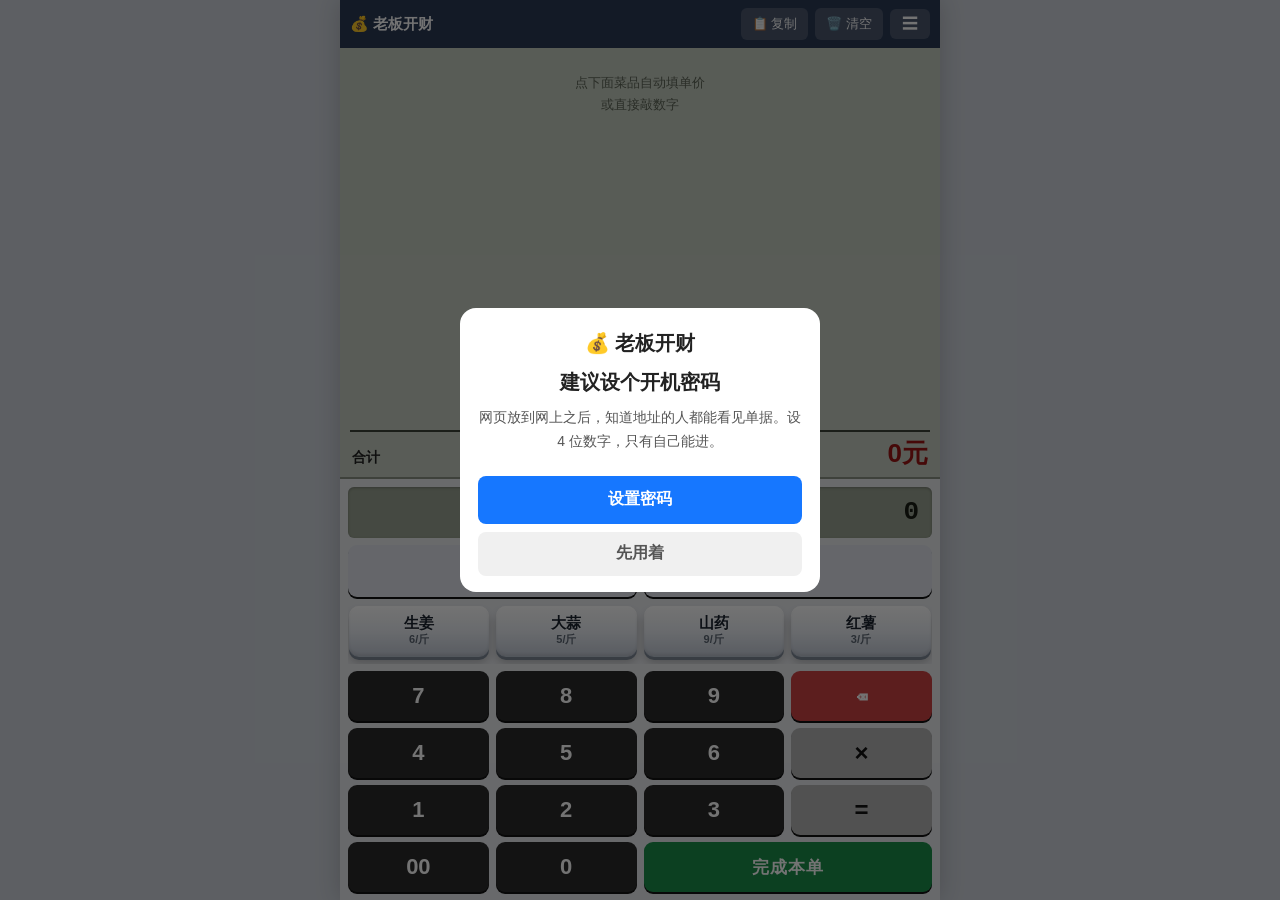
<file: index.html>
<!DOCTYPE html>
<html lang="zh-CN">
<head>
<meta charset="UTF-8">
<meta name="viewport" content="width=device-width,initial-scale=1,maximum-scale=1,user-scalable=no,viewport-fit=cover">
<meta name="theme-color" content="#2b3a55">
<meta name="apple-mobile-web-app-capable" content="yes">
<meta name="mobile-web-app-capable" content="yes">
<meta name="apple-mobile-web-app-status-bar-style" content="black-translucent">
<meta name="apple-mobile-web-app-title" content="老板开财">
<title>老板开财</title>
<link rel="manifest" href="manifest.json">
<link rel="icon" type="image/png" href="icons/icon-192.png?v=15">
<link rel="apple-touch-icon" href="icons/apple-touch-icon.png?v=15">
<link rel="stylesheet" href="css/app.css?v=17">
<script>
(function () {
  try {
    if (sessionStorage.getItem('bm.unlocked.v2') === '1') {
      document.documentElement.classList.add('pin-ok');
      return;
    }
    var raw = localStorage.getItem('bm.pin.v2');
    if (!raw) { document.documentElement.classList.add('pin-ok'); return; }
    var rec = JSON.parse(raw);
    if (!rec || !rec.hash) document.documentElement.classList.add('pin-ok');
  } catch (e) {
    document.documentElement.classList.add('pin-ok');
  }
})();
</script>
</head>
<body>

<div id="pinLock" class="pin-lock">
  <div class="pin-card">
    <div class="pin-brand">💰 老板开财</div>
    <div id="pinSuggest" hidden>
      <h2>建议设个开机密码</h2>
      <p class="pin-lead">网页放到网上之后，知道地址的人都能看见单据。设 4 位数字，只有自己能进。</p>
      <button type="button" class="mbtn ok" id="pinSuggestOk">设置密码</button>
      <button type="button" class="mbtn cancel" id="pinSuggestLater">先用着</button>
    </div>
    <div id="pinEntry">
      <h2 id="pinTitle">输入开机密码</h2>
      <div class="pin-dots" id="pinDots"></div>
      <p class="pin-lead" id="pinHint">4 到 6 位数字</p>
      <div class="pin-pad" id="pinPad">
        <button type="button" data-n="1">1</button>
        <button type="button" data-n="2">2</button>
        <button type="button" data-n="3">3</button>
        <button type="button" data-n="4">4</button>
        <button type="button" data-n="5">5</button>
        <button type="button" data-n="6">6</button>
        <button type="button" data-n="7">7</button>
        <button type="button" data-n="8">8</button>
        <button type="button" data-n="9">9</button>
        <button type="button" class="pin-del" data-n="del">⌫</button>
        <button type="button" data-n="0">0</button>
        <button type="button" class="pin-go" data-n="ok">确定</button>
      </div>
      <button type="button" class="pin-forgot" id="pinForgot">忘记密码</button>
      <button type="button" class="pin-forgot" id="pinCancel" hidden>取消</button>
    </div>
  </div>
</div>

<div class="app">

  <!-- ============ 开单页 ============ -->
  <section class="page active" id="pageBill">
    <header class="toolbar">
      <span class="title" id="billTitle">💰 老板开财</span>
      <button class="tbtn" id="btnCopyDraft">📋 复制</button>
      <button class="tbtn" id="btnClearDraft">🗑️ 清空</button>
      <button class="tbtn icon" id="btnMenu">☰</button>
    </header>

    <div class="bill-main">
      <div class="calc-tape">
        <div class="tape-body" id="tapeBody"></div>
        <div class="tape-total"><span>合计</span><b id="rTotal">0</b></div>
      </div>
      <div class="calc-pad">
        <div class="calc-lcd" id="calcLcd">0</div>
        <div class="meta-keys">
          <button type="button" class="k meta" id="btnPlate">车号</button>
          <button type="button" class="k meta" id="btnNote">备注</button>
        </div>
        <div class="prod-keys" id="prodCol"></div>
        <div class="keypad">
          <button class="k" data-n="7">7</button>
          <button class="k" data-n="8">8</button>
          <button class="k" data-n="9">9</button>
          <button class="k fn" id="btnBackspace">⌫</button>
          <button class="k" data-n="4">4</button>
          <button class="k" data-n="5">5</button>
          <button class="k" data-n="6">6</button>
          <button class="k op" id="btnTimes">×</button>
          <button class="k" data-n="1">1</button>
          <button class="k" data-n="2">2</button>
          <button class="k" data-n="3">3</button>
          <button class="k op" id="btnEquals">=</button>
          <button class="k" data-n="00">00</button>
          <button class="k" data-n="0">0</button>
          <button class="k enter" id="btnFinish">完成本单</button>
        </div>
      </div>
    </div>
  </section>

  <!-- ============ 历史页 ============ -->
  <section class="page" id="pageHistory">
    <header class="toolbar">
      <button class="tbtn icon back" data-back>←</button>
      <span class="title">📚 历史单据</span>
    </header>
    <div class="page-body">
      <div class="stat-row">
        <div class="stat-card">
          <div class="stat-label">今日</div>
          <div class="stat-value" id="statTodayTotal">0元</div>
          <div class="stat-sub" id="statTodayCount">0 单</div>
        </div>
        <div class="stat-card">
          <div class="stat-label">本月</div>
          <div class="stat-value" id="statMonthTotal">0元</div>
          <div class="stat-sub" id="statMonthCount">0 单</div>
        </div>
      </div>
      <p class="hist-store-note" id="histStoreNote">单据存在这台手机的浏览器里，不上网，也没有过期天数。清理浏览器数据或换手机会丢，需要的话去设置里备份。</p>
      <div id="historyList"></div>
    </div>
  </section>

  <!-- ============ 品类管理页 ============ -->
  <section class="page" id="pageProducts">
    <header class="toolbar">
      <button class="tbtn icon back" data-back>←</button>
      <span class="title">📦 品类管理</span>
      <button class="tbtn green" id="btnAddProduct">＋ 新增</button>
    </header>
    <div class="page-body">
      <div id="productList"></div>
      <p class="hint">这里改的名称和价格长期生效。只想改这一单：退格改单价，点纸带上的那一行可以改名。</p>
    </div>
  </section>

  <!-- ============ 设置页 ============ -->
  <section class="page" id="pageSettings">
    <header class="toolbar">
      <button class="tbtn icon back" data-back>←</button>
      <span class="title">⚙️ 设置</span>
    </header>
    <div class="page-body">
      <div class="card">
        <h4>小票抬头</h4>
        <label class="field"><span>店名</span><input type="text" id="setStoreName" maxlength="20" placeholder="蔬菜批发"></label>
        <label class="field"><span>副标题</span><input type="text" id="setSubtitle" maxlength="40" placeholder="姜蒜山药红薯 · 现称现卖"></label>
        <label class="field"><span>页脚</span><input type="text" id="setFooter" maxlength="40" placeholder="货已核对 · 谢谢惠顾"></label>
        <button class="wbtn primary" id="btnSaveSettings">保存抬头</button>
      </div>

      <div class="card">
        <h4>开机密码</h4>
        <p class="card-note" id="pinNote">网页放到网上后，知道地址的人都能看见单据。建议设 4 位数字密码。</p>
        <button class="wbtn primary" id="btnSetPin">设置开机密码</button>
        <button class="wbtn" id="btnChangePin" hidden>修改密码</button>
        <button class="wbtn" id="btnClearPin" hidden>关闭开机密码</button>
      </div>

      <div class="card">
        <h4>离线使用</h4>
        <p class="card-note">用手机浏览器打开后，点菜单里的「添加到主屏幕」。之后没网也能开单。网站更新后，再打开一两次就会自动换成新版。</p>
      </div>

      <div class="card">
        <h4>数据备份</h4>
        <p class="card-note">单据存在这台手机的浏览器里，不设过期天数。清理浏览器数据、换手机都会丢，建议定期导出一份备份存到微信收藏。</p>
        <button class="wbtn" id="btnExportFile">导出备份文件</button>
        <button class="wbtn" id="btnExportText">复制备份文本</button>
        <button class="wbtn" id="btnImportFile">从文件恢复</button>
        <button class="wbtn" id="btnImportText">粘贴文本恢复</button>
        <input type="file" id="importFileInput" accept=".json,application/json" hidden>
      </div>

      <div class="card danger">
        <h4>危险操作</h4>
        <p class="card-note">清空后所有单据、品类、设置都会消失，且无法撤销。</p>
        <button class="wbtn danger" id="btnClearAll">清空全部数据</button>
      </div>

      <p class="hint">老板开财 · 纯本地运行 · 无需联网</p>
    </div>
  </section>

</div>

<!-- ============ 弹窗 ============ -->

<!-- 数字输入 -->
<div class="modal-mask" id="numModal">
  <div class="modal">
    <h3 id="numTitle">输入</h3>
    <div class="num-display" id="numDisplay">0</div>
    <label class="check-row" id="numCheckRow">
      <input type="checkbox" id="numCheck">
      <span id="numCheckLabel"></span>
    </label>
    <div class="bigpad" id="numPad">
      <button data-n="1">1</button><button data-n="2">2</button><button data-n="3">3</button>
      <button data-n="4">4</button><button data-n="5">5</button><button data-n="6">6</button>
      <button data-n="7">7</button><button data-n="8">8</button><button data-n="9">9</button>
      <button data-n=".">.</button><button data-n="0">0</button><button class="bk-del" data-n="del">⌫</button>
    </div>
    <div class="close-row">
      <button class="mbtn cancel" data-close>取消</button>
      <button class="mbtn ok" id="numOk">确定</button>
    </div>
  </div>
</div>

<!-- 文本输入 -->
<div class="modal-mask" id="textModal">
  <div class="modal">
    <h3 id="textTitle">输入</h3>
    <textarea id="textInput" rows="3" placeholder=""></textarea>
    <p class="modal-hint" id="textHint"></p>
    <div class="close-row">
      <button class="mbtn cancel" data-close>取消</button>
      <button class="mbtn ok" id="textOk">确定</button>
    </div>
  </div>
</div>

<!-- 车牌 -->
<div class="modal-mask" id="plateModal">
  <div class="modal wide">
    <h3>🚚 录入车号</h3>
    <div class="plate-display" id="plateDisplay"></div>
    <div class="recent-plates" id="recentPlates"></div>
    <div class="prov-row" id="provRow"></div>
    <div class="alnum" id="alnumPad"></div>
    <div class="close-row">
      <button class="mbtn cancel" data-close>取消</button>
      <button class="mbtn warn" id="plateClear">不填</button>
      <button class="mbtn ok" id="plateOk">确定</button>
    </div>
  </div>
</div>

<!-- 品类编辑 -->
<div class="modal-mask" id="productModal">
  <div class="modal">
    <h3 id="productTitle">品类</h3>
    <label class="field"><span>图标</span><input type="text" id="prodEmoji" maxlength="4" placeholder="📦"></label>
    <label class="field"><span>名称</span><input type="text" id="prodName" maxlength="10" placeholder="生姜"></label>
    <label class="field"><span>单价</span><input type="text" id="prodPrice" inputmode="decimal" placeholder="6"></label>
    <label class="field"><span>单位</span><input type="text" id="prodUnit" maxlength="4" placeholder="斤"></label>
    <div class="emoji-picker" id="emojiPicker"></div>
    <div class="close-row">
      <button class="mbtn cancel" data-close>取消</button>
      <button class="mbtn ok" id="prodOk">保存</button>
    </div>
  </div>
</div>

<!-- 小票预览 -->
<div class="modal-mask" id="previewModal">
  <div class="modal">
    <h3 id="previewTitle">📸 电子小票</h3>
    <div class="img-box"><img id="previewImg" alt="小票图片"></div>
    <p class="modal-hint">手机：<b>长按图片 → 保存到相册</b>，然后发微信<br>电脑：<a id="previewDownload" download="小票.png">点这里下载图片</a></p>
    <div class="close-row">
      <button class="mbtn cancel" data-close>关闭</button>
      <button class="mbtn ok" id="previewCopy">复制文字</button>
    </div>
    <div class="close-row" id="previewExtraRow">
      <button class="mbtn warn" id="previewDelete">删除这张单</button>
    </div>
  </div>
</div>

<!-- 操作条 -->
<div class="modal-mask sheet-mask" id="sheetModal">
  <div class="sheet">
    <div class="sheet-title" id="sheetTitle"></div>
    <div id="sheetList"></div>
    <button class="sheet-item cancel" data-close>取消</button>
  </div>
</div>

<!-- 复制失败：给微信长按全选 -->
<div class="modal-mask" id="copyModal">
  <div class="modal">
    <h3>长按全选复制</h3>
    <textarea id="copyBox" class="copy-box" rows="8" readonly></textarea>
    <p class="modal-hint">自动复制没成功。请长按上面文字 → 全选 → 复制，再到微信粘贴。</p>
    <div class="close-row">
      <button class="mbtn ok" data-close>关闭</button>
    </div>
  </div>
</div>

<!-- 确认框 -->
<div class="modal-mask" id="confirmModal">
  <div class="modal narrow">
    <h3 id="confirmTitle">确认</h3>
    <p class="confirm-msg" id="confirmMsg"></p>
    <div class="close-row">
      <button class="mbtn cancel" data-close>取消</button>
      <button class="mbtn ok" id="confirmOk">确定</button>
    </div>
  </div>
</div>

<div class="toast" id="toast"></div>

<script src="js/store.js?v=10"></script>
<script src="js/receipt.js?v=16"></script>
<script src="js/export.js?v=17"></script>
<script src="js/keypad.js?v=10"></script>
<script src="js/app.js?v=17"></script>
</body>
</html>
</file>
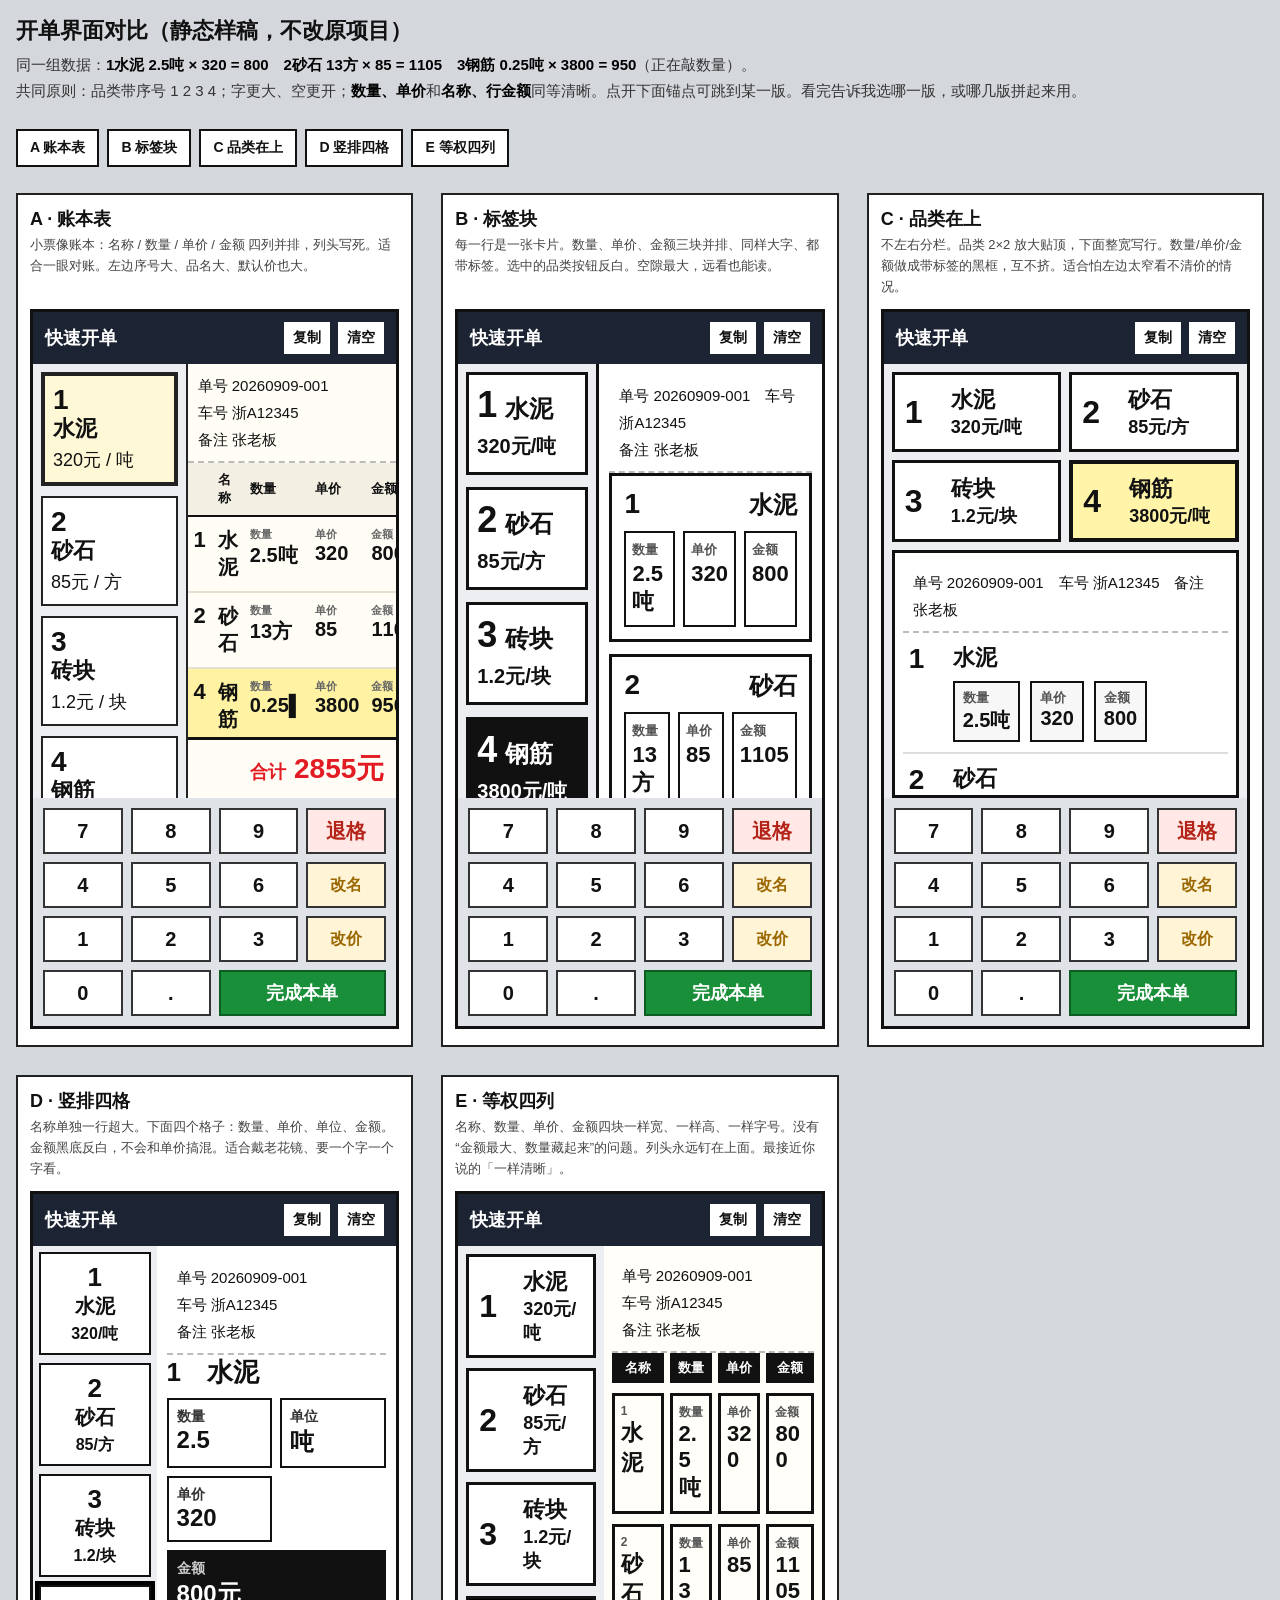
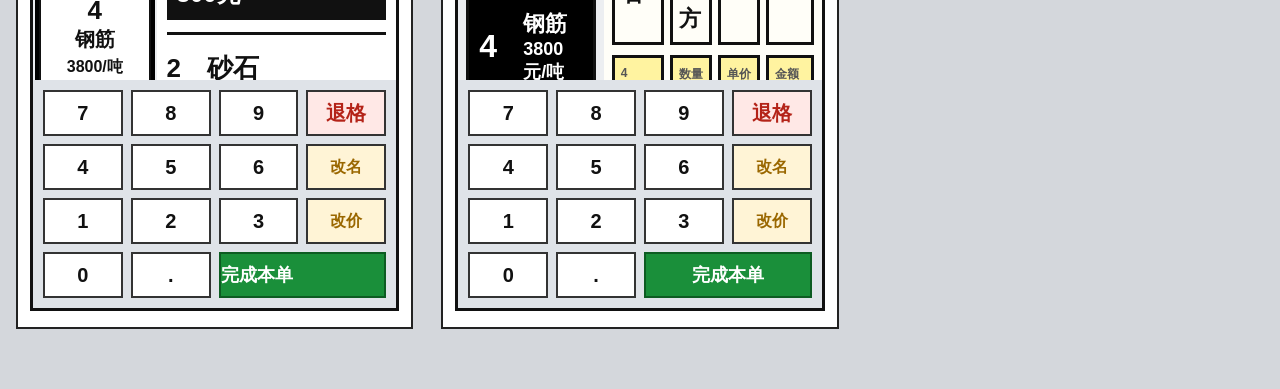
<file: design-compare.html>
<!DOCTYPE html>
<html lang="zh-CN">
<head>
<meta charset="UTF-8">
<meta name="viewport" content="width=device-width,initial-scale=1">
<title>开单界面 · 设计对比（不改原项目）</title>
<style>
*{box-sizing:border-box;margin:0;padding:0;}
body{font-family:"PingFang SC","Microsoft YaHei",sans-serif;background:#d4d7dc;color:#111;padding:16px 16px 60px;}
h1{font-size:22px;margin-bottom:6px;}
.intro{font-size:15px;line-height:1.7;color:#333;max-width:1100px;margin-bottom:18px;}
.intro b{color:#000;}
nav{display:flex;flex-wrap:wrap;gap:8px;margin-bottom:18px;position:sticky;top:0;background:#d4d7dc;padding:8px 0;z-index:5;}
nav a{background:#fff;color:#111;text-decoration:none;padding:8px 12px;border:2px solid #111;font-size:14px;font-weight:700;}
nav a:hover{background:#111;color:#fff;}
.grid{display:grid;grid-template-columns:repeat(auto-fill,minmax(340px,1fr));gap:28px;}
.card{background:#fff;border:2px solid #222;padding:12px 12px 16px;}
.card h2{font-size:18px;margin-bottom:4px;}
.card .why{font-size:13px;line-height:1.6;color:#444;margin-bottom:10px;min-height:64px;}
.phone{width:100%;max-width:390px;height:720px;border:3px solid #111;background:#eceef1;display:flex;flex-direction:column;overflow:hidden;margin:0 auto;}
.bar{background:#1c2433;color:#fff;padding:10px 12px;display:flex;align-items:center;gap:8px;flex-shrink:0;}
.bar .t{font-size:18px;font-weight:800;flex:1;}
.bar button{background:#fff;color:#111;border:0;font-size:14px;font-weight:700;padding:7px 9px;}
.main{flex:1;display:flex;min-height:0;}
.keys{display:grid;grid-template-columns:repeat(4,1fr);gap:8px;padding:10px;background:#dfe3e8;flex-shrink:0;}
.keys b{height:46px;background:#fff;border:2px solid #333;display:flex;align-items:center;justify-content:center;font-size:20px;}
.keys b.g{background:#1a8f3a;color:#fff;border-color:#0d5c22;grid-column:span 2;font-size:18px;}
.keys b.r{background:#ffe8e6;color:#b42318;}
.keys b.o{background:#fff4d6;color:#9a6700;font-size:16px;}

/* 公共：行信息四件套 */
.meta{padding:8px 10px;font-size:15px;line-height:1.8;border-bottom:2px dashed #bbb;}
.tot{padding:10px 12px;font-size:28px;font-weight:900;text-align:right;border-top:3px solid #111;color:#e31c23;}
.tot span{font-size:18px;font-weight:800;margin-right:8px;color:#e31c23;}

/* ===== A 账本表 ===== */
.A .left{width:42%;padding:8px;display:flex;flex-direction:column;gap:10px;overflow:auto;}
.A .pb{background:#fff;border:2px solid #222;padding:10px 8px;text-align:left;}
.A .pb .n{font-size:28px;font-weight:900;line-height:1;}
.A .pb .nm{font-size:22px;font-weight:800;}
.A .pb .pr{font-size:18px;margin-top:4px;}
.A .pb.on{border-width:4px;background:#fff8d6;}
.A .right{flex:1;display:flex;flex-direction:column;min-width:0;background:#fffdf6;border-left:2px solid #222;}
.A .paper{flex:1;overflow:auto;}
.A table{width:100%;border-collapse:collapse;font-size:16px;}
.A th{text-align:left;padding:8px 6px;border-bottom:2px solid #111;font-size:13px;background:#f3efe3;}
.A td{padding:10px 6px;border-bottom:2px solid #e6e0d0;vertical-align:top;}
.A td.num{font-size:22px;font-weight:900;}
.A td.nm{font-size:20px;font-weight:800;}
.A td.q,.A td.p,.A td.m{font-size:20px;font-weight:800;}
.A tr.cur{background:#fff3a3;}
.A .lab{display:block;font-size:11px;font-weight:700;color:#666;}

/* ===== B 标签块 ===== */
.B .left{width:38%;padding:8px;display:flex;flex-direction:column;gap:12px;overflow:auto;}
.B .pb{background:#fff;border:3px solid #111;padding:12px 8px;}
.B .pb .top{display:flex;align-items:baseline;gap:8px;}
.B .pb .n{font-size:36px;font-weight:900;line-height:1;}
.B .pb .nm{font-size:24px;font-weight:800;}
.B .pb .pr{font-size:20px;margin-top:8px;font-weight:800;}
.B .pb.on{background:#111;color:#fff;}
.B .right{flex:1;background:#fff;border-left:3px solid #111;overflow:auto;padding:10px;}
.B .line{border:3px solid #111;padding:12px;margin-bottom:12px;}
.B .line.cur{background:#fff8c8;}
.B .line .h{display:flex;justify-content:space-between;align-items:baseline;margin-bottom:10px;}
.B .line .h .n{font-size:28px;font-weight:900;}
.B .line .h .nm{font-size:24px;font-weight:800;}
.B .kv{display:grid;grid-template-columns:1fr 1fr 1fr;gap:8px;}
.B .kv div{border:2px solid #111;padding:8px 6px;}
.B .kv .l{display:block;font-size:13px;font-weight:700;color:#555;margin-bottom:2px;}
.B .kv .v{font-size:22px;font-weight:900;}

/* ===== C 上下结构 ===== */
.C .main{flex-direction:column;}
.C .prods{display:grid;grid-template-columns:1fr 1fr;gap:8px;padding:8px;flex-shrink:0;}
.C .pb{background:#fff;border:3px solid #111;padding:10px;display:flex;align-items:center;gap:10px;}
.C .pb .n{font-size:32px;font-weight:900;width:36px;}
.C .pb .nm{font-size:22px;font-weight:800;}
.C .pb .pr{font-size:18px;font-weight:800;}
.C .pb.on{background:#fff4a8;border-width:4px;}
.C .paper{flex:1;overflow:auto;background:#fff;margin:0 8px;border:3px solid #111;padding:8px;}
.C .row{display:grid;grid-template-columns:36px 1fr;gap:8px;padding:10px 6px;border-bottom:2px solid #ddd;}
.C .row.cur{background:#fff8c8;}
.C .row .n{font-size:28px;font-weight:900;}
.C .row .nm{font-size:22px;font-weight:800;margin-bottom:8px;}
.C .facts{display:flex;gap:10px;flex-wrap:wrap;}
.C .facts b{font-size:20px;font-weight:900;border:2px solid #111;padding:6px 8px;background:#f7f7f7;}
.C .facts b em{font-style:normal;font-size:13px;font-weight:700;display:block;color:#555;}

/* ===== D 竖排清单 ===== */
.D .left{width:34%;padding:6px;display:flex;flex-direction:column;gap:8px;}
.D .pb{background:#fff;border:2px solid #111;padding:8px;text-align:center;}
.D .pb .n{font-size:26px;font-weight:900;}
.D .pb .nm{font-size:20px;font-weight:800;}
.D .pb .pr{font-size:16px;font-weight:800;margin-top:4px;}
.D .pb.on{outline:4px solid #000;}
.D .right{flex:1;overflow:auto;background:#fff;padding:10px;}
.D .line{margin-bottom:16px;padding-bottom:12px;border-bottom:3px solid #111;}
.D .line.cur{background:#ffef9a;margin:0 -10px 16px;padding:12px 10px;}
.D .ttl{font-size:26px;font-weight:900;margin-bottom:8px;}
.D .g{display:grid;grid-template-columns:1fr 1fr;gap:8px;}
.D .cell{border:2px solid #111;padding:8px;}
.D .cell .l{font-size:14px;font-weight:800;color:#333;}
.D .cell .v{font-size:24px;font-weight:900;}
.D .cell.full{grid-column:1 / -1;background:#111;color:#fff;}
.D .cell.full .l{color:#ccc;}

/* ===== E 等权四列 ===== */
.E .left{width:40%;padding:8px;display:flex;flex-direction:column;gap:10px;}
.E .pb{display:grid;grid-template-columns:44px 1fr;background:#fff;border:3px solid #111;padding:10px;align-items:center;}
.E .pb .n{font-size:32px;font-weight:900;}
.E .pb .nm{font-size:22px;font-weight:800;}
.E .pb .pr{font-size:18px;font-weight:800;}
.E .pb.on{background:#000;color:#fff;}
.E .right{flex:1;overflow:auto;background:#fffef8;padding:8px;}
.E .head4,.E .row4{display:grid;grid-template-columns:1.1fr .9fr .9fr 1fr;gap:6px;align-items:stretch;}
.E .head4 span{font-size:13px;font-weight:800;padding:6px;background:#111;color:#fff;text-align:center;}
.E .row4{margin-top:10px;}
.E .row4 > div{border:3px solid #111;padding:8px 6px;min-height:64px;}
.E .row4.cur > div{background:#fff3a0;}
.E .row4 .l{display:block;font-size:12px;font-weight:800;color:#555;}
.E .row4 .v{font-size:22px;font-weight:900;word-break:break-all;}
</style>
</head>
<body>
<h1>开单界面对比（静态样稿，不改原项目）</h1>
<p class="intro">
  同一组数据：<b>1水泥 2.5吨 × 320 = 800</b>　<b>2砂石 13方 × 85 = 1105</b>　<b>3钢筋 0.25吨 × 3800 = 950</b>（正在敲数量）。<br>
  共同原则：品类带序号 1 2 3 4；字更大、空更开；<b>数量、单价</b>和<b>名称、行金额</b>同等清晰。点开下面锚点可跳到某一版。看完告诉我选哪一版，或哪几版拼起来用。
</p>
<nav>
  <a href="#a">A 账本表</a>
  <a href="#b">B 标签块</a>
  <a href="#c">C 品类在上</a>
  <a href="#d">D 竖排四格</a>
  <a href="#e">E 等权四列</a>
</nav>

<div class="grid">

  <div class="card" id="a">
    <h2>A · 账本表</h2>
    <p class="why">小票像账本：名称 / 数量 / 单价 / 金额 四列并排，列头写死。适合一眼对账。左边序号大、品名大、默认价也大。</p>
    <div class="phone A">
      <div class="bar"><span class="t">快速开单</span><button>复制</button><button>清空</button></div>
      <div class="main">
        <div class="left">
          <div class="pb on"><div class="n">1</div><div class="nm">水泥</div><div class="pr">320元 / 吨</div></div>
          <div class="pb"><div class="n">2</div><div class="nm">砂石</div><div class="pr">85元 / 方</div></div>
          <div class="pb"><div class="n">3</div><div class="nm">砖块</div><div class="pr">1.2元 / 块</div></div>
          <div class="pb"><div class="n">4</div><div class="nm">钢筋</div><div class="pr">3800元 / 吨</div></div>
        </div>
        <div class="right">
          <div class="paper">
            <div class="meta">单号 20260909-001<br>车号 浙A12345<br>备注 张老板</div>
            <table>
              <tr><th></th><th>名称</th><th>数量</th><th>单价</th><th>金额</th></tr>
              <tr>
                <td class="num">1</td>
                <td class="nm">水泥</td>
                <td class="q"><span class="lab">数量</span>2.5吨</td>
                <td class="p"><span class="lab">单价</span>320</td>
                <td class="m"><span class="lab">金额</span>800</td>
              </tr>
              <tr>
                <td class="num">2</td>
                <td class="nm">砂石</td>
                <td class="q"><span class="lab">数量</span>13方</td>
                <td class="p"><span class="lab">单价</span>85</td>
                <td class="m"><span class="lab">金额</span>1105</td>
              </tr>
              <tr class="cur">
                <td class="num">4</td>
                <td class="nm">钢筋</td>
                <td class="q"><span class="lab">数量</span>0.25▌</td>
                <td class="p"><span class="lab">单价</span>3800</td>
                <td class="m"><span class="lab">金额</span>950</td>
              </tr>
            </table>
          </div>
          <div class="tot"><span>合计</span>2855元</div>
        </div>
      </div>
      <div class="keys"><b>7</b><b>8</b><b>9</b><b class="r">退格</b><b>4</b><b>5</b><b>6</b><b class="o">改名</b><b>1</b><b>2</b><b>3</b><b class="o">改价</b><b>0</b><b>.</b><b class="g">完成本单</b></div>
    </div>
  </div>

  <div class="card" id="b">
    <h2>B · 标签块</h2>
    <p class="why">每一行是一张卡片。数量、单价、金额三块并排、同样大字、都带标签。选中的品类按钮反白。空隙最大，远看也能读。</p>
    <div class="phone B">
      <div class="bar"><span class="t">快速开单</span><button>复制</button><button>清空</button></div>
      <div class="main">
        <div class="left">
          <div class="pb"><div class="top"><span class="n">1</span><span class="nm">水泥</span></div><div class="pr">320元/吨</div></div>
          <div class="pb"><div class="top"><span class="n">2</span><span class="nm">砂石</span></div><div class="pr">85元/方</div></div>
          <div class="pb"><div class="top"><span class="n">3</span><span class="nm">砖块</span></div><div class="pr">1.2元/块</div></div>
          <div class="pb on"><div class="top"><span class="n">4</span><span class="nm">钢筋</span></div><div class="pr">3800元/吨</div></div>
        </div>
        <div class="right">
          <div class="meta">单号 20260909-001　车号 浙A12345<br>备注 张老板</div>
          <div class="line">
            <div class="h"><span class="n">1</span><span class="nm">水泥</span></div>
            <div class="kv">
              <div><span class="l">数量</span><span class="v">2.5吨</span></div>
              <div><span class="l">单价</span><span class="v">320</span></div>
              <div><span class="l">金额</span><span class="v">800</span></div>
            </div>
          </div>
          <div class="line">
            <div class="h"><span class="n">2</span><span class="nm">砂石</span></div>
            <div class="kv">
              <div><span class="l">数量</span><span class="v">13方</span></div>
              <div><span class="l">单价</span><span class="v">85</span></div>
              <div><span class="l">金额</span><span class="v">1105</span></div>
            </div>
          </div>
          <div class="line cur">
            <div class="h"><span class="n">4</span><span class="nm">钢筋</span></div>
            <div class="kv">
              <div><span class="l">数量</span><span class="v">0.25▌</span></div>
              <div><span class="l">单价</span><span class="v">3800</span></div>
              <div><span class="l">金额</span><span class="v">950</span></div>
            </div>
          </div>
          <div class="tot"><span>合计</span>2855元</div>
        </div>
      </div>
      <div class="keys"><b>7</b><b>8</b><b>9</b><b class="r">退格</b><b>4</b><b>5</b><b>6</b><b class="o">改名</b><b>1</b><b>2</b><b>3</b><b class="o">改价</b><b>0</b><b>.</b><b class="g">完成本单</b></div>
    </div>
  </div>

  <div class="card" id="c">
    <h2>C · 品类在上</h2>
    <p class="why">不左右分栏。品类 2×2 放大贴顶，下面整宽写行。数量/单价/金额做成带标签的黑框，互不挤。适合怕左边太窄看不清价的情况。</p>
    <div class="phone C">
      <div class="bar"><span class="t">快速开单</span><button>复制</button><button>清空</button></div>
      <div class="main">
        <div class="prods">
          <div class="pb"><div class="n">1</div><div><div class="nm">水泥</div><div class="pr">320元/吨</div></div></div>
          <div class="pb"><div class="n">2</div><div><div class="nm">砂石</div><div class="pr">85元/方</div></div></div>
          <div class="pb"><div class="n">3</div><div><div class="nm">砖块</div><div class="pr">1.2元/块</div></div></div>
          <div class="pb on"><div class="n">4</div><div><div class="nm">钢筋</div><div class="pr">3800元/吨</div></div></div>
        </div>
        <div class="paper">
          <div class="meta">单号 20260909-001　车号 浙A12345　备注 张老板</div>
          <div class="row">
            <div class="n">1</div>
            <div>
              <div class="nm">水泥</div>
              <div class="facts">
                <b><em>数量</em>2.5吨</b>
                <b><em>单价</em>320</b>
                <b><em>金额</em>800</b>
              </div>
            </div>
          </div>
          <div class="row">
            <div class="n">2</div>
            <div>
              <div class="nm">砂石</div>
              <div class="facts">
                <b><em>数量</em>13方</b>
                <b><em>单价</em>85</b>
                <b><em>金额</em>1105</b>
              </div>
            </div>
          </div>
          <div class="row cur">
            <div class="n">4</div>
            <div>
              <div class="nm">钢筋</div>
              <div class="facts">
                <b><em>数量</em>0.25▌</b>
                <b><em>单价</em>3800</b>
                <b><em>金额</em>950</b>
              </div>
            </div>
          </div>
          <div class="tot"><span>合计</span>2855元</div>
        </div>
      </div>
      <div class="keys"><b>7</b><b>8</b><b>9</b><b class="r">退格</b><b>4</b><b>5</b><b>6</b><b class="o">改名</b><b>1</b><b>2</b><b>3</b><b class="o">改价</b><b>0</b><b>.</b><b class="g">完成本单</b></div>
    </div>
  </div>

  <div class="card" id="d">
    <h2>D · 竖排四格</h2>
    <p class="why">名称单独一行超大。下面四个格子：数量、单价、单位、金额。金额黑底反白，不会和单价搞混。适合戴老花镜、要一个字一个字看。</p>
    <div class="phone D">
      <div class="bar"><span class="t">快速开单</span><button>复制</button><button>清空</button></div>
      <div class="main">
        <div class="left">
          <div class="pb"><div class="n">1</div><div class="nm">水泥</div><div class="pr">320/吨</div></div>
          <div class="pb"><div class="n">2</div><div class="nm">砂石</div><div class="pr">85/方</div></div>
          <div class="pb"><div class="n">3</div><div class="nm">砖块</div><div class="pr">1.2/块</div></div>
          <div class="pb on"><div class="n">4</div><div class="nm">钢筋</div><div class="pr">3800/吨</div></div>
        </div>
        <div class="right">
          <div class="meta">单号 20260909-001<br>车号 浙A12345<br>备注 张老板</div>
          <div class="line">
            <div class="ttl">1　水泥</div>
            <div class="g">
              <div class="cell"><div class="l">数量</div><div class="v">2.5</div></div>
              <div class="cell"><div class="l">单位</div><div class="v">吨</div></div>
              <div class="cell"><div class="l">单价</div><div class="v">320</div></div>
              <div class="cell full"><div class="l">金额</div><div class="v">800元</div></div>
            </div>
          </div>
          <div class="line">
            <div class="ttl">2　砂石</div>
            <div class="g">
              <div class="cell"><div class="l">数量</div><div class="v">13</div></div>
              <div class="cell"><div class="l">单位</div><div class="v">方</div></div>
              <div class="cell"><div class="l">单价</div><div class="v">85</div></div>
              <div class="cell full"><div class="l">金额</div><div class="v">1105元</div></div>
            </div>
          </div>
          <div class="line cur">
            <div class="ttl">4　钢筋</div>
            <div class="g">
              <div class="cell"><div class="l">数量</div><div class="v">0.25▌</div></div>
              <div class="cell"><div class="l">单位</div><div class="v">吨</div></div>
              <div class="cell"><div class="l">单价</div><div class="v">3800</div></div>
              <div class="cell full"><div class="l">金额</div><div class="v">950元</div></div>
            </div>
          </div>
          <div class="tot"><span>合计</span>2855元</div>
        </div>
      </div>
      <div class="keys"><b>7</b><b>8</b><b>9</b><b class="r">退格</b><b>4</b><b>5</b><b>6</b><b class="o">改名</b><b>1</b><b>2</b><b>3</b><b class="o">改价</b><b>0</b><b>.</b><b class="g">完成本单</b></div>
    </div>
  </div>

  <div class="card" id="e">
    <h2>E · 等权四列</h2>
    <p class="why">名称、数量、单价、金额四块一样宽、一样高、一样字号。没有“金额最大、数量藏起来”的问题。列头永远钉在上面。最接近你说的「一样清晰」。</p>
    <div class="phone E">
      <div class="bar"><span class="t">快速开单</span><button>复制</button><button>清空</button></div>
      <div class="main">
        <div class="left">
          <div class="pb"><div class="n">1</div><div><div class="nm">水泥</div><div class="pr">320元/吨</div></div></div>
          <div class="pb"><div class="n">2</div><div><div class="nm">砂石</div><div class="pr">85元/方</div></div></div>
          <div class="pb"><div class="n">3</div><div><div class="nm">砖块</div><div class="pr">1.2元/块</div></div></div>
          <div class="pb on"><div class="n">4</div><div><div class="nm">钢筋</div><div class="pr">3800元/吨</div></div></div>
        </div>
        <div class="right">
          <div class="meta">单号 20260909-001<br>车号 浙A12345<br>备注 张老板</div>
          <div class="head4"><span>名称</span><span>数量</span><span>单价</span><span>金额</span></div>
          <div class="row4">
            <div><span class="l">1</span><span class="v">水泥</span></div>
            <div><span class="l">数量</span><span class="v">2.5吨</span></div>
            <div><span class="l">单价</span><span class="v">320</span></div>
            <div><span class="l">金额</span><span class="v">800</span></div>
          </div>
          <div class="row4">
            <div><span class="l">2</span><span class="v">砂石</span></div>
            <div><span class="l">数量</span><span class="v">13方</span></div>
            <div><span class="l">单价</span><span class="v">85</span></div>
            <div><span class="l">金额</span><span class="v">1105</span></div>
          </div>
          <div class="row4 cur">
            <div><span class="l">4</span><span class="v">钢筋</span></div>
            <div><span class="l">数量</span><span class="v">0.25▌</span></div>
            <div><span class="l">单价</span><span class="v">3800</span></div>
            <div><span class="l">金额</span><span class="v">950</span></div>
          </div>
          <div class="tot"><span>合计</span>2855元</div>
        </div>
      </div>
      <div class="keys"><b>7</b><b>8</b><b>9</b><b class="r">退格</b><b>4</b><b>5</b><b>6</b><b class="o">改名</b><b>1</b><b>2</b><b>3</b><b class="o">改价</b><b>0</b><b>.</b><b class="g">完成本单</b></div>
    </div>
  </div>

</div>
</body>
</html>
</file>
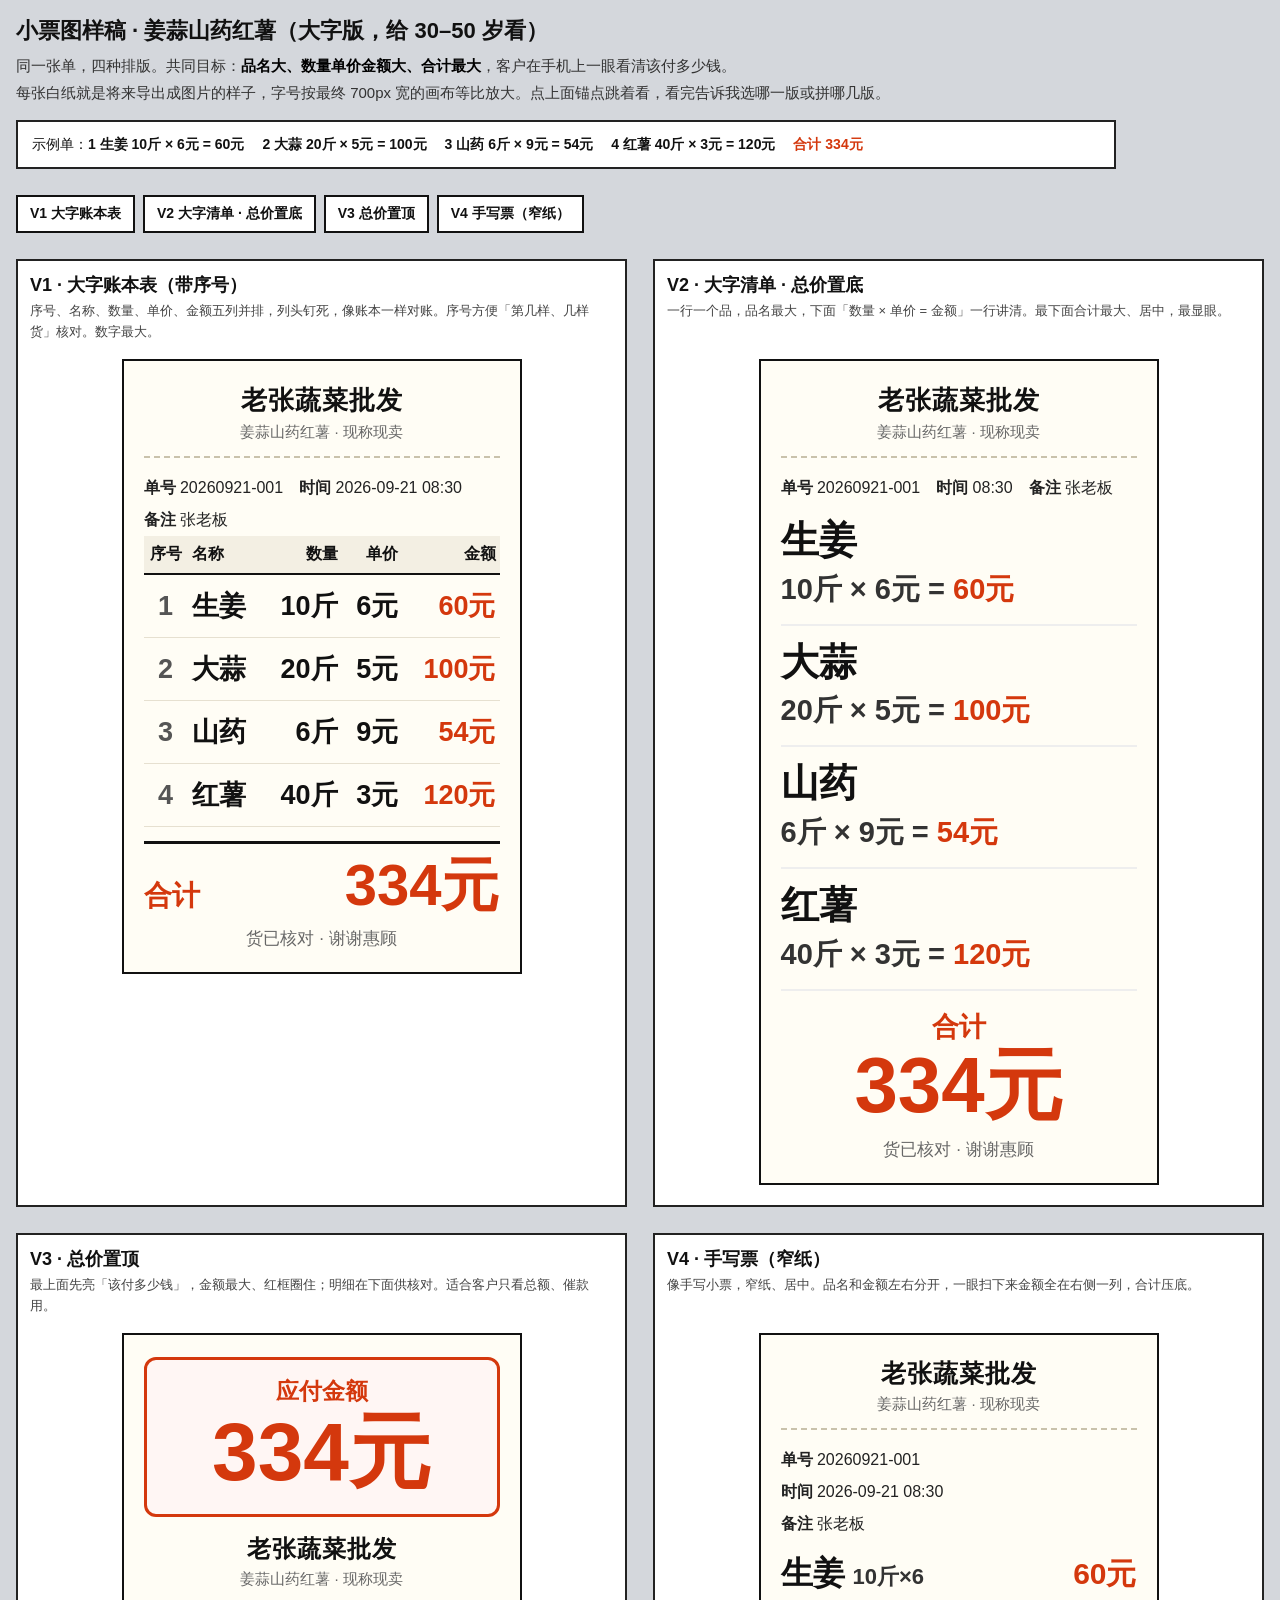
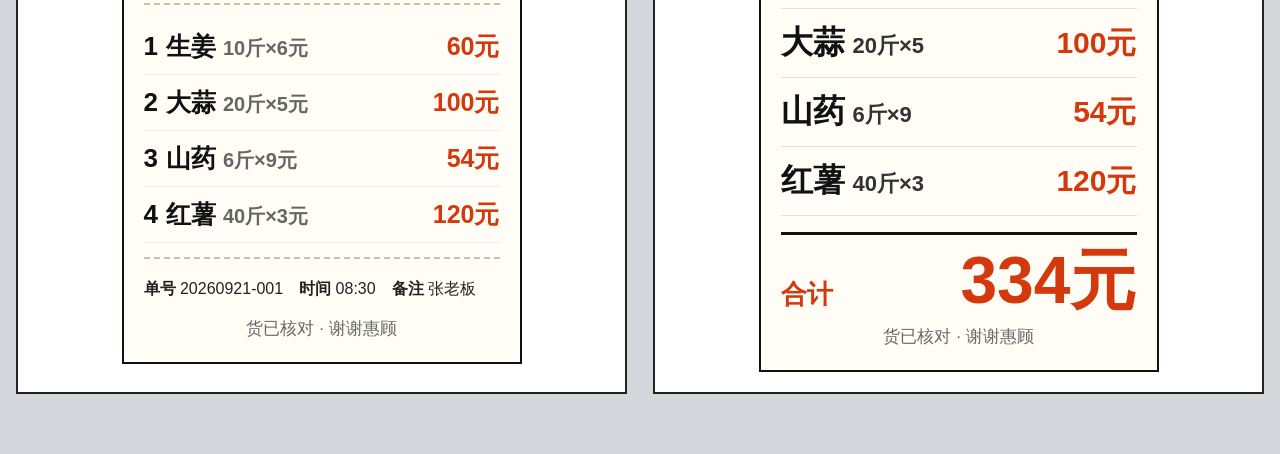
<file: receipt-compare.html>
<!DOCTYPE html>
<html lang="zh-CN">
<head>
<meta charset="UTF-8">
<meta name="viewport" content="width=device-width,initial-scale=1">
<title>小票图样稿 · 姜蒜山药红薯（大字版）</title>
<style>
*{box-sizing:border-box;margin:0;padding:0;}
body{font-family:"PingFang SC","Microsoft YaHei",sans-serif;background:#d4d7dc;color:#111;padding:16px 16px 60px;}
h1{font-size:22px;margin-bottom:6px;}
.intro{font-size:15px;line-height:1.8;color:#333;max-width:1100px;margin-bottom:14px;}
.intro b{color:#000;}
.sample{background:#fff;border:2px solid #222;padding:10px 14px;font-size:14px;margin-bottom:18px;max-width:1100px;line-height:1.8;}
.sample .row{display:inline-block;margin-right:18px;font-weight:700;}
nav{display:flex;flex-wrap:wrap;gap:8px;margin-bottom:18px;position:sticky;top:0;background:#d4d7dc;padding:8px 0;z-index:5;}
nav a{background:#fff;color:#111;text-decoration:none;padding:8px 12px;border:2px solid #111;font-size:14px;font-weight:700;}
nav a:hover{background:#111;color:#fff;}
.grid{display:grid;grid-template-columns:repeat(auto-fill,minmax(430px,1fr));gap:26px;}
.card{background:#fff;border:2px solid #222;padding:12px 12px 20px;}
.card h2{font-size:18px;margin-bottom:4px;}
.card .why{font-size:13px;line-height:1.6;color:#444;margin-bottom:14px;min-height:44px;}
.note{font-size:12px;color:#999;margin-top:10px;text-align:center;}

/* ============ 小票公共 ============ */
.paper{
  width:400px;max-width:100%;margin:0 auto;
  background:#fffdf5;border:2px solid #111;
  padding:22px 20px;
}
.store{font-size:26px;font-weight:900;text-align:center;letter-spacing:1px;}
.sub{font-size:15px;color:#666;text-align:center;margin-top:5px;}
.divider{border-top:2px dashed #c9c2ab;margin:14px 0;}
.meta{font-size:16px;line-height:2;color:#222;}
.meta b{font-weight:900;}
.foot{text-align:center;font-size:17px;color:#666;margin-top:12px;}

/* ============ V1 大字账本表 ============ */
.v1 table{width:100%;border-collapse:collapse;}
.v1 th{font-size:16px;font-weight:900;text-align:left;padding:8px 4px;border-bottom:2px solid #111;background:#f3efe3;}
.v1 th.r,.v1 td.r{text-align:right;}
.v1 th.no,.v1 td.no{width:44px;text-align:center;padding-left:2px;padding-right:2px;}
.v1 td.no{font-weight:900;color:#555;}
.v1 td{font-size:27px;font-weight:800;padding:13px 4px;border-bottom:1px solid #e6e0d0;}
.v1 td.amt{color:#d4380d;}
.v1 .total{display:flex;justify-content:space-between;align-items:baseline;margin-top:14px;border-top:3px solid #111;padding-top:12px;}
.v1 .total .lab{font-size:28px;font-weight:900;color:#d4380d;}
.v1 .total .val{font-size:58px;font-weight:900;color:#d4380d;line-height:1;}

/* ============ V2 大字清单，总价置底 ============ */
.v2 .item{padding:14px 0;border-bottom:2px solid #eee;}
.v2 .item .nm{font-size:38px;font-weight:900;line-height:1.2;}
.v2 .item .row{font-size:29px;font-weight:800;margin-top:6px;color:#333;}
.v2 .item .row .amt{color:#d4380d;font-weight:900;}
.v2 .total{text-align:center;margin-top:18px;}
.v2 .total .lab{font-size:27px;font-weight:800;color:#d4380d;}
.v2 .total .val{font-size:78px;font-weight:900;color:#d4380d;line-height:1.05;}

/* ============ V3 总价置顶 ============ */
.v3 .pay{text-align:center;border:3px solid #d4380d;border-radius:12px;padding:16px 12px;background:#fff6f4;margin-bottom:16px;}
.v3 .pay .lab{font-size:23px;font-weight:800;color:#d4380d;}
.v3 .pay .val{font-size:82px;font-weight:900;color:#d4380d;line-height:1.1;}
.v3 .item{display:flex;justify-content:space-between;align-items:baseline;padding:11px 0;border-bottom:1px solid #eee;}
.v3 .item .l{font-size:25px;font-weight:800;}
.v3 .item .l .n{font-size:26px;font-weight:900;color:#111;margin-right:8px;}
.v3 .item .l .d{font-size:20px;font-weight:700;color:#666;}
.v3 .item .r{font-size:25px;font-weight:900;color:#d4380d;}

/* ============ V4 手写票（窄纸） ============ */
.v4 .paper{width:340px;}
.v4 .store{font-size:25px;}
.v4 .item{display:flex;justify-content:space-between;align-items:baseline;padding:12px 0;border-bottom:1px solid #e6e0d0;}
.v4 .item .l{font-size:32px;font-weight:900;}
.v4 .item .l .d{font-size:22px;font-weight:800;color:#333;margin-left:8px;}
.v4 .item .r{font-size:30px;font-weight:900;color:#d4380d;}
.v4 .total{display:flex;justify-content:space-between;align-items:baseline;margin-top:16px;border-top:3px solid #111;padding-top:12px;}
.v4 .total .lab{font-size:26px;font-weight:900;color:#d4380d;}
.v4 .total .val{font-size:66px;font-weight:900;color:#d4380d;line-height:1;}
</style>
</head>
<body>
<h1>小票图样稿 · 姜蒜山药红薯（大字版，给 30–50 岁看）</h1>
<p class="intro">
  同一张单，四种排版。共同目标：<b>品名大、数量单价金额大、合计最大</b>，客户在手机上一眼看清该付多少钱。<br>
  每张白纸就是将来导出成图片的样子，字号按最终 700px 宽的画布等比放大。点上面锚点跳着看，看完告诉我选哪一版或拼哪几版。
</p>
<div class="sample">
  示例单：<span class="row">1 生姜 10斤 × 6元 = 60元</span><span class="row">2 大蒜 20斤 × 5元 = 100元</span><span class="row">3 山药 6斤 × 9元 = 54元</span><span class="row">4 红薯 40斤 × 3元 = 120元</span><span class="row" style="color:#d4380d">合计 334元</span>
</div>
<nav>
  <a href="#v1">V1 大字账本表</a>
  <a href="#v2">V2 大字清单 · 总价置底</a>
  <a href="#v3">V3 总价置顶</a>
  <a href="#v4">V4 手写票（窄纸）</a>
</nav>

<div class="grid">

  <div class="card" id="v1">
    <h2>V1 · 大字账本表（带序号）</h2>
    <p class="why">序号、名称、数量、单价、金额五列并排，列头钉死，像账本一样对账。序号方便「第几样、几样货」核对。数字最大。</p>
    <div class="paper v1">
      <div class="store">老张蔬菜批发</div>
      <div class="sub">姜蒜山药红薯 · 现称现卖</div>
      <div class="divider"></div>
      <div class="meta"><b>单号</b> 20260921-001　<b>时间</b> 2026-09-21 08:30<br><b>备注</b> 张老板</div>
      <table>
        <tr><th class="no">序号</th><th>名称</th><th class="r">数量</th><th class="r">单价</th><th class="r">金额</th></tr>
        <tr><td class="no">1</td><td>生姜</td><td class="r">10斤</td><td class="r">6元</td><td class="r amt">60元</td></tr>
        <tr><td class="no">2</td><td>大蒜</td><td class="r">20斤</td><td class="r">5元</td><td class="r amt">100元</td></tr>
        <tr><td class="no">3</td><td>山药</td><td class="r">6斤</td><td class="r">9元</td><td class="r amt">54元</td></tr>
        <tr><td class="no">4</td><td>红薯</td><td class="r">40斤</td><td class="r">3元</td><td class="r amt">120元</td></tr>
      </table>
      <div class="total"><span class="lab">合计</span><span class="val">334元</span></div>
      <div class="foot">货已核对 · 谢谢惠顾</div>
    </div>
  </div>

  <div class="card" id="v2">
    <h2>V2 · 大字清单 · 总价置底</h2>
    <p class="why">一行一个品，品名最大，下面「数量 × 单价 = 金额」一行讲清。最下面合计最大、居中，最显眼。</p>
    <div class="paper v2">
      <div class="store">老张蔬菜批发</div>
      <div class="sub">姜蒜山药红薯 · 现称现卖</div>
      <div class="divider"></div>
      <div class="meta"><b>单号</b> 20260921-001　<b>时间</b> 08:30　<b>备注</b> 张老板</div>
      <div class="item"><div class="nm">生姜</div><div class="row">10斤 × 6元 = <span class="amt">60元</span></div></div>
      <div class="item"><div class="nm">大蒜</div><div class="row">20斤 × 5元 = <span class="amt">100元</span></div></div>
      <div class="item"><div class="nm">山药</div><div class="row">6斤 × 9元 = <span class="amt">54元</span></div></div>
      <div class="item"><div class="nm">红薯</div><div class="row">40斤 × 3元 = <span class="amt">120元</span></div></div>
      <div class="total"><div class="lab">合计</div><div class="val">334元</div></div>
      <div class="foot">货已核对 · 谢谢惠顾</div>
    </div>
  </div>

  <div class="card" id="v3">
    <h2>V3 · 总价置顶</h2>
    <p class="why">最上面先亮「该付多少钱」，金额最大、红框圈住；明细在下面供核对。适合客户只看总额、催款用。</p>
    <div class="paper v3">
      <div class="pay"><div class="lab">应付金额</div><div class="val">334元</div></div>
      <div class="store" style="font-size:24px;">老张蔬菜批发</div>
      <div class="sub">姜蒜山药红薯 · 现称现卖</div>
      <div class="divider"></div>
      <div class="item"><span class="l"><span class="n">1</span>生姜 <span class="d">10斤×6元</span></span><span class="r">60元</span></div>
      <div class="item"><span class="l"><span class="n">2</span>大蒜 <span class="d">20斤×5元</span></span><span class="r">100元</span></div>
      <div class="item"><span class="l"><span class="n">3</span>山药 <span class="d">6斤×9元</span></span><span class="r">54元</span></div>
      <div class="item"><span class="l"><span class="n">4</span>红薯 <span class="d">40斤×3元</span></span><span class="r">120元</span></div>
      <div class="divider"></div>
      <div class="meta"><b>单号</b> 20260921-001　<b>时间</b> 08:30　<b>备注</b> 张老板</div>
      <div class="foot">货已核对 · 谢谢惠顾</div>
    </div>
  </div>

  <div class="card" id="v4">
    <h2>V4 · 手写票（窄纸）</h2>
    <p class="why">像手写小票，窄纸、居中。品名和金额左右分开，一眼扫下来金额全在右侧一列，合计压底。</p>
    <div class="paper v4">
      <div class="store">老张蔬菜批发</div>
      <div class="sub">姜蒜山药红薯 · 现称现卖</div>
      <div class="divider"></div>
      <div class="meta"><b>单号</b> 20260921-001<br><b>时间</b> 2026-09-21 08:30<br><b>备注</b> 张老板</div>
      <div class="item"><span class="l">生姜<span class="d">10斤×6</span></span><span class="r">60元</span></div>
      <div class="item"><span class="l">大蒜<span class="d">20斤×5</span></span><span class="r">100元</span></div>
      <div class="item"><span class="l">山药<span class="d">6斤×9</span></span><span class="r">54元</span></div>
      <div class="item"><span class="l">红薯<span class="d">40斤×3</span></span><span class="r">120元</span></div>
      <div class="total"><span class="lab">合计</span><span class="val">334元</span></div>
      <div class="foot">货已核对 · 谢谢惠顾</div>
    </div>
  </div>

</div>
</body>
</html>
</file>
<file: css/app.css>
:root{
  --blue:#1677ff;
  --green:#52c41a;
  --red:#ff4d4f;
  --orange:#fa8c16;
  --navy:#2b3a55;
  --bg:#e8eaee;
  --paper:#fffdf5;
  --paper-line:#c9c2ab;
}

*{box-sizing:border-box;margin:0;padding:0;-webkit-tap-highlight-color:transparent;}

html,body{height:100%;}

body{
  font-family:-apple-system,BlinkMacSystemFont,"PingFang SC","Hiragino Sans GB","Microsoft YaHei",sans-serif;
  background:#cfd4dc;
  color:#222;
  overflow:hidden;
}

button,input,textarea{font-family:inherit;}
button{cursor:pointer;border:none;}
[hidden]{display:none !important;}

/* 只在按钮和只读区域禁用选中，输入框仍需可选 */
button,.k,.prod-key,.toolbar,.sheet-item{user-select:none;-webkit-user-select:none;}

.app{
  height:100vh;
  height:100dvh;
  max-width:600px;
  margin:0 auto;
  background:var(--bg);
  position:relative;
  overflow:hidden;
  box-shadow:0 0 24px rgba(0,0,0,.18);
}

/* ---------- 页面容器 ---------- */
.page{display:none;flex-direction:column;height:100%;}
.page.active{display:flex;}

.page-body{
  flex:1;
  overflow-y:auto;
  -webkit-overflow-scrolling:touch;
  padding:10px 10px calc(16px + env(safe-area-inset-bottom));
}

/* ---------- 顶部工具条 ---------- */
.toolbar{
  display:flex;
  gap:7px;
  align-items:center;
  padding:calc(8px + env(safe-area-inset-top)) 10px 8px;
  background:var(--navy);
  flex-shrink:0;
}
.toolbar .title{
  color:#fff;
  font-size:15px;
  font-weight:bold;
  flex:1;
  white-space:nowrap;
  overflow:hidden;
  text-overflow:ellipsis;
}
.tbtn{
  background:rgba(255,255,255,.15);
  color:#fff;
  border-radius:6px;
  padding:7px 11px;
  font-size:13px;
  white-space:nowrap;
}
.tbtn:active{background:rgba(255,255,255,.34);}
.tbtn.icon{padding:7px 12px;font-size:16px;line-height:1;}
.tbtn.green{background:var(--green);}
.tbtn.back{background:rgba(255,255,255,.1);font-size:20px;padding:4px 12px;}

/* ---------- 开单页：计算器（上纸带 / 下键盘） ---------- */
.bill-main{flex:1;display:flex;flex-direction:column;overflow:hidden;background:#cfd4dc;min-height:0;}

.calc-tape{
  flex:1;
  min-height:0;
  display:flex;
  flex-direction:column;
  background:#c5cdc0;
  border-bottom:2px solid #8a9184;
  padding:8px 10px 6px;
}
.tape-body{
  flex:1;overflow-y:auto;-webkit-overflow-scrolling:touch;min-height:0;
}
.tape-empty{
  color:#5c6456;font-size:13px;line-height:1.7;padding:16px 4px;text-align:center;
}
.tape-head{
  font-size:13px;font-weight:700;color:#3d4338;padding:4px 2px 8px;
  border-bottom:1px solid rgba(0,0,0,.12);
}
.tape-line{
  display:flex;justify-content:space-between;align-items:baseline;gap:10px;
  padding:8px 2px;border-bottom:1px solid rgba(0,0,0,.12);
}
.tape-line.done:active{background:rgba(0,0,0,.06);}
.tape-line.pending{background:#e8ef7a;margin:0 -6px;padding-left:8px;padding-right:8px;border-radius:4px;}
.tl-name{font-size:15px;font-weight:700;color:#3d4338;flex-shrink:0;}
.tl-eq{
  font-family:ui-monospace,SFMono-Regular,Menlo,"Courier New",monospace;
  font-size:18px;font-weight:800;letter-spacing:.2px;word-break:keep-all;
  text-align:right;flex:1;min-width:0;
}
.tl-eq b{color:#9b1515;}
.tape-total{
  flex-shrink:0;display:flex;justify-content:space-between;align-items:baseline;
  padding:8px 2px 4px;border-top:2px solid #3d4338;margin-top:4px;
  font-weight:800;
}
.tape-total span{font-size:14px;}
.tape-total b{font-size:26px;color:#9b1515;line-height:1;font-variant-numeric:tabular-nums;}

.calc-pad{
  flex-shrink:0;display:flex;flex-direction:column;min-width:0;
  padding:8px 8px 0;gap:7px;background:#e8eaee;
}
.calc-lcd{
  background:#9aa392;border-radius:6px;padding:10px 12px;
  font-family:ui-monospace,SFMono-Regular,Menlo,"Courier New",monospace;
  font-size:26px;font-weight:800;text-align:right;letter-spacing:1px;
  min-height:44px;line-height:1.2;color:#1a1d16;
  box-shadow:inset 0 1px 3px rgba(0,0,0,.25);
  word-break:keep-all;white-space:nowrap;overflow:hidden;
}
.meta-keys{display:grid;grid-template-columns:1fr 1fr;gap:7px;flex-shrink:0;}
.k.meta{
  background:#dfe3ea;color:#222;font-size:18px;height:52px;
  white-space:nowrap;overflow:hidden;text-overflow:ellipsis;padding:0 10px;
}
.k.meta:active{background:#c8ced8;}
.k.meta.filled{background:#2b3a55;color:#fff;}
.k.meta.filled:active{background:#3d4e6c;}
.prod-keys{
  display:grid;grid-template-columns:repeat(4,1fr);gap:8px 7px;
  flex-shrink:0;overflow-y:auto;align-content:start;max-height:128px;
  padding:2px 1px 8px;
}
.prod-key{
  display:flex;flex-direction:column;align-items:center;justify-content:center;
  gap:1px;border:0;border-radius:10px;height:50px;
  font:inherit;color:#1c2430;padding:3px 2px;
  background:linear-gradient(180deg,#ffffff 0%,#e8ecf2 52%,#c5ccd8 100%);
  box-shadow:
    inset 0 1px 0 rgba(255,255,255,.95),
    inset 0 -2px 3px rgba(0,0,0,.08),
    0 1px 0 #b7c0cc,
    0 4px 0 #7d8796,
    0 7px 10px rgba(0,0,0,.22);
  transition:transform .06s ease,box-shadow .06s ease;
}
.prod-key .pn{font-size:15px;font-weight:800;line-height:1.1;text-shadow:0 1px 0 rgba(255,255,255,.55);}
.prod-key .pp{font-size:11px;font-weight:700;color:#5c6673;}
.prod-key:active{
  transform:translateY(3px);
  box-shadow:
    inset 0 3px 6px rgba(0,0,0,.22),
    0 1px 0 #7d8796,
    0 2px 3px rgba(0,0,0,.18);
}
.prod-key.active{
  color:#fff;
  background:linear-gradient(180deg,#4d5d78 0%,#2b3a55 48%,#182433 100%);
  box-shadow:
    inset 0 1px 0 rgba(255,255,255,.28),
    inset 0 -2px 3px rgba(0,0,0,.28),
    0 1px 0 #1a2433,
    0 4px 0 #0c121c,
    0 7px 10px rgba(0,0,0,.3);
}
.prod-key.active .pn{text-shadow:0 1px 0 rgba(0,0,0,.35);}
.prod-key.active .pp{color:#c5d0e0;}
.prod-key.active:active{
  transform:translateY(3px);
  box-shadow:
    inset 0 3px 6px rgba(0,0,0,.4),
    0 1px 0 #0c121c,
    0 2px 3px rgba(0,0,0,.25);
}
.prod-key.modified{
  color:#7a3e00;
  background:linear-gradient(180deg,#fff8ee 0%,#ffd9a3 55%,#f0b15a 100%);
  box-shadow:
    inset 0 1px 0 rgba(255,255,255,.9),
    inset 0 -2px 3px rgba(160,80,0,.12),
    0 1px 0 #e0a24a,
    0 4px 0 #c47a20,
    0 7px 10px rgba(196,122,32,.28);
}
.prod-key.modified .pp{color:#a55a10;}
.prod-key.modified:active{
  transform:translateY(3px);
  box-shadow:
    inset 0 3px 6px rgba(140,70,0,.25),
    0 1px 0 #c47a20,
    0 2px 3px rgba(0,0,0,.18);
}
.prod-empty{grid-column:1/-1;font-size:13px;color:#666;text-align:center;padding:8px;}

.keypad{
  display:grid;
  grid-template-columns:repeat(4,1fr);
  gap:7px;
  padding-bottom:max(8px,env(safe-area-inset-bottom));
  flex-shrink:0;
}
.k{
  height:50px;
  border-radius:9px;
  background:#2b2b2b;
  font-size:22px;
  font-weight:700;
  color:#fff;
  box-shadow:0 2px 0 #111;
}
.k:active{background:#444;transform:translateY(1px);box-shadow:none;}
.k.fn{background:#c44;color:#fff;font-size:20px;}
.k.fn:active{background:#a33;}
.k.op{background:#b4b4b4;color:#111;font-size:24px;}
.k.op:active{background:#999;}
.k.enter{grid-column:span 2;background:#1a8f4a;color:#fff;font-size:17px;font-weight:800;letter-spacing:1px;}
.k.enter:active{background:#147a3c;}

/* ---------- 统计卡片 ---------- */
.stat-row{display:flex;gap:10px;margin-bottom:12px;}
.stat-card{
  flex:1;background:#fff;border-radius:12px;padding:12px;text-align:center;
  box-shadow:0 1px 3px rgba(0,0,0,.07);
}
.stat-label{font-size:12px;color:#999;}
.stat-value{font-size:22px;font-weight:bold;color:var(--red);margin:3px 0;}
.stat-sub{font-size:12px;color:#888;}

/* ---------- 历史：后台表格 ---------- */
.hist-store-note{
  font-size:12px;color:#6b7380;line-height:1.7;
  background:#fff;border-radius:10px;padding:10px 12px;margin:0 0 12px;
  box-shadow:0 1px 3px rgba(0,0,0,.07);
}
.hist-panel{
  background:#fff;border-radius:12px;overflow:hidden;
  box-shadow:0 1px 3px rgba(0,0,0,.07);
}
.hist-scroll{overflow-x:auto;-webkit-overflow-scrolling:touch;}
.hist-table{
  width:100%;border-collapse:collapse;font-size:13px;table-layout:fixed;
}
.hist-table th:nth-child(1){width:52px;}
.hist-table th:nth-child(2){width:96px;}
.hist-table th:nth-child(4){width:76px;}
.hist-table th:nth-child(5){width:78px;}
.hist-table th{
  background:#f3f5f8;color:#5c6570;font-weight:700;font-size:12px;
  text-align:left;padding:9px 10px;border-bottom:1px solid #e4e8ee;
  white-space:nowrap;letter-spacing:.2px;
}
.hist-table th.num,.hist-table td.num{text-align:right;}
.hist-day td{
  background:#f7f8fa;padding:0;border-top:1px solid #eceff3;border-bottom:1px solid #eceff3;
}
.hist-day-in{
  display:flex;justify-content:space-between;align-items:baseline;
  padding:8px 10px;font-size:12px;color:#666;
}
.hist-day-in b{color:var(--red);font-size:13px;}
.hist-row td{
  padding:9px 10px;border-bottom:1px solid #f0f2f5;vertical-align:top;color:#333;
}
.hist-row:last-child td{border-bottom:none;}
.hist-row:active{background:#f3f6ff;}
.hist-time{white-space:nowrap;font-variant-numeric:tabular-nums;color:#555;}
.hist-plate{white-space:nowrap;}
.hist-note{word-break:break-all;line-height:1.45;}
.hist-goods{line-height:1.45;word-break:break-all;color:#222;}
.hist-amt{font-weight:800;color:var(--red);white-space:nowrap;font-variant-numeric:tabular-nums;}
.hist-empty{color:#c5c5c5;}
.hist-more{margin-top:10px;}

/* ---------- 品类列表 ---------- */
.prod-item{
  background:#fff;border-radius:11px;padding:10px 12px;margin-bottom:8px;
  display:flex;align-items:center;gap:10px;box-shadow:0 1px 3px rgba(0,0,0,.07);
}
.prod-item .pi-emoji{font-size:24px;flex-shrink:0;}
.prod-item .pi-info{flex:1;min-width:0;}
.prod-item .pi-name{font-size:16px;font-weight:bold;}
.prod-item .pi-price{font-size:13px;color:#888;margin-top:2px;}
.prod-item .pi-ops{display:flex;gap:5px;flex-shrink:0;}
.iconbtn{
  width:34px;height:34px;border-radius:8px;background:#f2f4f7;font-size:15px;line-height:1;
}
.iconbtn:active{background:#dde4ee;}
.iconbtn.del{background:#fff1f0;color:var(--red);}
.iconbtn:disabled{opacity:.3;}

/* ---------- 卡片 / 表单 ---------- */
.card{
  background:#fff;border-radius:12px;padding:14px;margin-bottom:12px;
  box-shadow:0 1px 3px rgba(0,0,0,.07);
}
.card h4{font-size:15px;margin-bottom:10px;}
.card.danger h4{color:var(--red);}
.card-note{font-size:12px;color:#999;line-height:1.7;margin-bottom:10px;}

.field{display:flex;align-items:center;gap:10px;margin-bottom:10px;}
.field > span{font-size:14px;color:#666;width:52px;flex-shrink:0;}
.field input{
  flex:1;min-width:0;height:42px;border:1px solid #dcdfe6;border-radius:8px;
  padding:0 11px;font-size:16px;background:#fafbfc;
}
.field input:focus{outline:none;border-color:var(--blue);background:#fff;}

.wbtn{
  display:block;width:100%;height:44px;border-radius:9px;background:#f2f4f7;
  font-size:15px;color:#333;margin-top:8px;
}
.wbtn:active{background:#e2e6ec;}
.wbtn.primary{background:var(--blue);color:#fff;}
.wbtn.danger{background:#fff1f0;color:var(--red);}

.hint{font-size:12px;color:#999;text-align:center;line-height:1.8;padding:6px 12px 0;}
.empty-tip{text-align:center;color:#aaa;font-size:14px;padding:50px 20px;line-height:1.9;}

/* ---------- 弹窗 ---------- */
.modal-mask{
  position:fixed;inset:0;background:rgba(0,0,0,.45);
  display:none;align-items:center;justify-content:center;
  z-index:100;padding:14px;
}
.modal-mask.show{display:flex;}
.modal{
  background:#fff;border-radius:14px;width:100%;max-width:380px;
  max-height:90vh;max-height:90dvh;overflow-y:auto;padding:16px;
}
.modal.wide{max-width:430px;}
.modal.narrow{max-width:300px;}
.modal h3{font-size:16px;margin-bottom:12px;text-align:center;line-height:1.5;}
.modal textarea{
  width:100%;border:1px solid #dcdfe6;border-radius:8px;padding:10px;
  font-size:16px;resize:none;background:#fafbfc;line-height:1.6;
}
.modal textarea:focus{outline:none;border-color:var(--blue);background:#fff;}
.modal-hint{font-size:12px;color:#999;text-align:center;line-height:1.8;margin-top:10px;}
.modal-hint a{color:var(--blue);}
.copy-box{
  -webkit-user-select:text !important;user-select:text !important;
  min-height:140px;word-break:break-all;
}
.confirm-msg{font-size:14px;color:#555;text-align:center;line-height:1.8;margin-bottom:4px;white-space:pre-line;}

.close-row{display:flex;gap:9px;margin-top:14px;}
.mbtn{flex:1;height:44px;border-radius:8px;font-size:16px;font-weight:bold;}
.mbtn.cancel{background:#f0f0f0;color:#555;}
.mbtn.ok{background:var(--blue);color:#fff;}
.mbtn.warn{background:#fff1f0;color:var(--red);}

.num-display{
  font-size:26px;text-align:right;padding:11px 13px;background:#f7f8fa;
  border-radius:8px;font-weight:bold;color:var(--blue);
  min-height:52px;word-break:break-all;
}
.check-row{
  display:none;align-items:center;gap:8px;margin-top:10px;
  font-size:14px;color:#555;padding:2px;
}
.check-row.show{display:flex;}
.check-row input{width:19px;height:19px;flex-shrink:0;accent-color:var(--blue);}

.bigpad{display:grid;grid-template-columns:repeat(3,1fr);gap:8px;margin-top:10px;}
.bigpad button{height:52px;border-radius:9px;background:#f0f2f5;font-size:23px;font-weight:600;}
.bigpad button:active{background:#d9e6ff;}
.bigpad .bk-del{background:#fff1f0;color:var(--red);font-size:19px;}

/* ---------- 车牌键盘 ---------- */
.plate-display{
  font-size:26px;text-align:center;padding:11px;background:#eef6ff;
  border:2px dashed var(--blue);border-radius:8px;
  font-weight:bold;letter-spacing:3px;color:#222;min-height:54px;
}
.plate-display.empty{color:#a8c3e8;font-size:15px;letter-spacing:0;font-weight:normal;line-height:30px;}
.recent-plates{display:flex;flex-wrap:wrap;gap:6px;margin-top:9px;}
.recent-plates .chip{
  background:#f2f4f7;border-radius:14px;padding:5px 11px;font-size:13px;color:#555;
}
.recent-plates .chip:active{background:var(--blue);color:#fff;}

.prov-row{display:grid;grid-template-columns:repeat(6,1fr);gap:5px;margin:10px 0;}
.prov-row button{height:40px;border-radius:8px;background:#fff7e6;color:#d46b08;font-size:17px;font-weight:bold;}
.prov-row button:active,.prov-row button.sel{background:var(--orange);color:#fff;}

.alnum .arow{display:flex;gap:4px;justify-content:center;margin-bottom:5px;}
.alnum .arow button{
  flex:1;max-width:38px;height:40px;border-radius:7px;background:#f0f2f5;
  font-size:16px;font-weight:600;
}
.alnum .arow button:active{background:#d9e6ff;}
.alnum .arow button.bk{background:#fff1f0;color:var(--red);font-size:13px;max-width:56px;}

/* ---------- emoji 选择 ---------- */
.emoji-picker{display:flex;flex-wrap:wrap;gap:6px;margin-top:2px;}
.emoji-picker button{
  width:38px;height:38px;border-radius:8px;background:#f4f5f7;font-size:20px;line-height:1;
}
.emoji-picker button:active{background:#d9e6ff;}

/* ---------- 图片预览 ---------- */
.img-box{max-height:64vh;overflow-y:auto;border-radius:8px;border:1px solid #d5e0d4;background:#f4efe3;}
#previewImg{width:100%;display:block;}

/* ---------- 操作条 ---------- */
.sheet-mask{align-items:flex-end;padding:0;}
.sheet{
  width:100%;max-width:600px;background:#f5f6f8;
  border-radius:14px 14px 0 0;padding:8px;
  padding-bottom:max(8px,env(safe-area-inset-bottom));
}
.sheet-title{font-size:13px;color:#888;text-align:center;padding:9px 6px 11px;line-height:1.5;}
.sheet-item{
  display:block;width:100%;height:50px;background:#fff;border-radius:10px;
  font-size:16px;color:#222;margin-bottom:7px;
}
.sheet-item:active{background:#e9eef7;}
.sheet-item.danger{color:var(--red);}
.sheet-item.cancel{color:#888;font-weight:bold;margin-bottom:0;margin-top:5px;}

/* ---------- toast ---------- */
.toast{
  position:fixed;top:18%;left:50%;transform:translateX(-50%);
  background:rgba(0,0,0,.8);color:#fff;padding:10px 20px;border-radius:8px;
  font-size:15px;opacity:0;transition:opacity .25s;pointer-events:none;
  z-index:999;max-width:80%;text-align:center;line-height:1.6;
}
.toast.show{opacity:1;}

/* ---------- 开机密码 ---------- */
html:not(.pin-ok) .app{visibility:hidden;}
.pin-lock{
  display:none;position:fixed;inset:0;z-index:300;
  align-items:center;justify-content:center;
  background:#1c2433;
  padding:20px;padding-top:max(20px,env(safe-area-inset-top));
}
html:not(.pin-ok) .pin-lock,
.pin-lock.show{display:flex;}
html.pin-ok .pin-lock.show{background:rgba(0,0,0,.55);}
.pin-card{
  width:100%;max-width:360px;background:#fff;border-radius:16px;padding:22px 18px 16px;
}
.pin-brand{text-align:center;font-size:20px;font-weight:900;margin-bottom:12px;}
.pin-card h2{font-size:20px;text-align:center;margin-bottom:10px;}
.pin-lead{font-size:14px;color:#555;line-height:1.7;text-align:center;margin-bottom:14px;}
#pinSuggest .mbtn{width:100%;margin-top:8px;}
#pinSuggest .mbtn.ok{height:48px;}
.pin-dots{display:flex;justify-content:center;gap:12px;min-height:18px;margin:8px 0 12px;}
.pin-dots i{
  width:14px;height:14px;border-radius:50%;border:2px solid #2b3a55;display:block;
}
.pin-dots i.on{background:#2b3a55;}
.pin-pad{display:grid;grid-template-columns:repeat(3,1fr);gap:8px;}
.pin-pad button{
  height:54px;border-radius:10px;background:#f0f2f5;font-size:24px;font-weight:700;color:#222;
}
.pin-pad button:active{background:#d9e6ff;}
.pin-pad .pin-del{background:#fff1f0;color:var(--red);font-size:20px;}
.pin-pad .pin-go{background:var(--blue);color:#fff;font-size:18px;}
.pin-forgot{
  display:block;width:100%;margin-top:10px;background:none;color:#888;font-size:14px;padding:8px;
}

/* 矮屏（如 iPhone SE 横向工具条挤压时）压缩键盘高度 */
@media (max-height:640px){
  .k{height:44px;font-size:20px;}
  .k.enter{font-size:15px;}
  .prod-key{height:46px;}
  .prod-key .pn{font-size:15px;}
  .calc-lcd{font-size:22px;min-height:40px;padding:7px 10px;}
}
</file>
